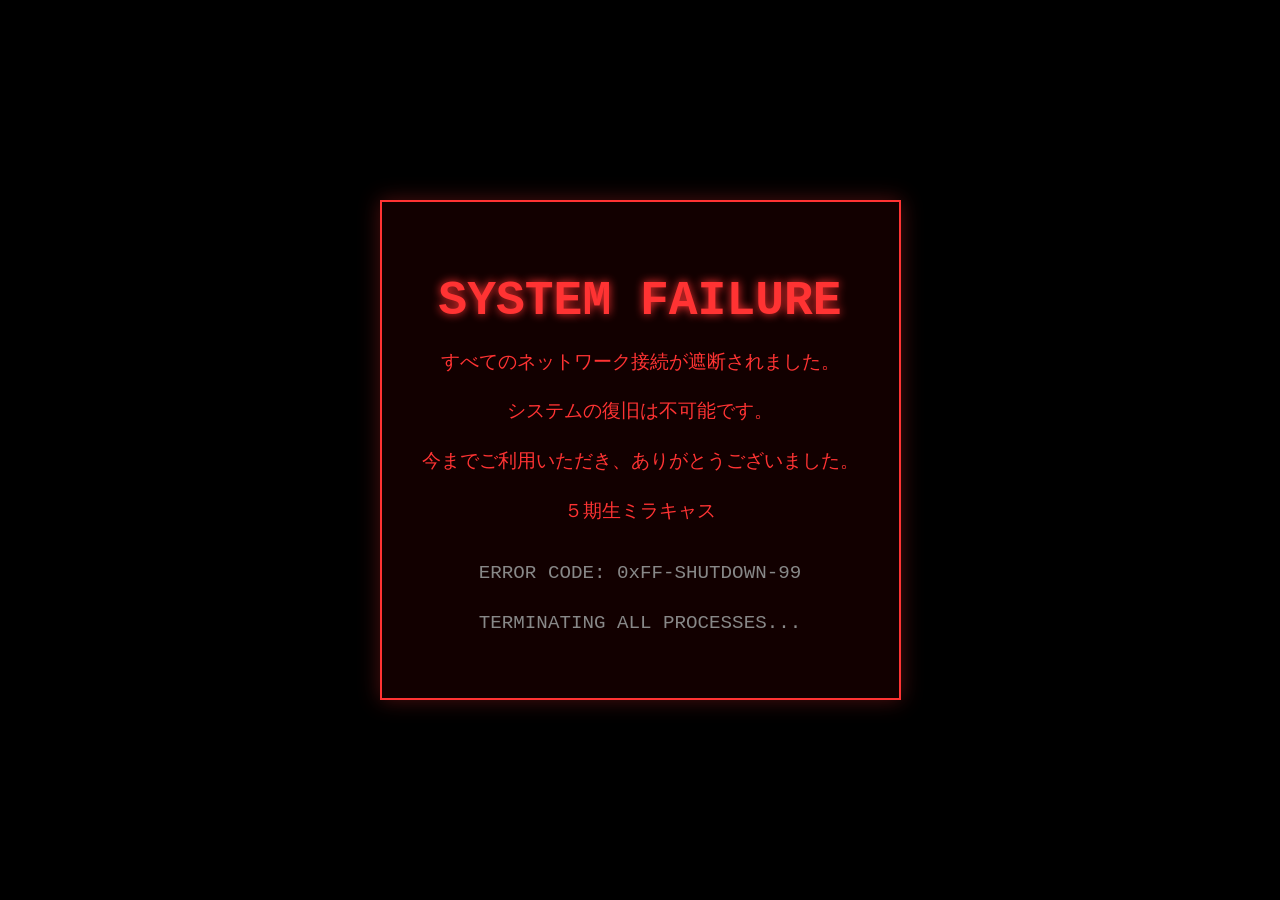
<file: index.html>
<!DOCTYPE html>
<html lang="ja">
<head>
    <meta charset="UTF-8">
    <meta name="viewport" content="width=device-width, initial-scale=1.0">
    <title>SYSTEM FAILURE</title>
    <style>
        body {
            background-color: #000;
            color: #ff3333;
            font-family: 'Courier New', Courier, monospace;
            display: flex;
            flex-direction: column;
            align-items: center;
            justify-content: center;
            height: 100vh;
            margin: 0;
            text-align: center;
            overflow: hidden;
        }

        .container {
            max-width: 600px;
            border: 2px solid #ff3333;
            padding: 40px;
            box-shadow: 0 0 20px rgba(255, 51, 51, 0.3);
            background-color: rgba(20, 0, 0, 0.9);
        }

        h1 {
            font-size: 3rem;
            margin-bottom: 10px;
            text-shadow: 0 0 10px #ff3333;
            animation: blink 1s infinite;
        }

        p {
            font-size: 1.2rem;
            line-height: 1.6;
        }

        .code {
            color: #888;
            margin-top: 30px;
            font-size: 0.9rem;
        }

        @keyframes blink {
            0%, 49% { opacity: 1; }
            50%, 100% { opacity: 0.2; }
        }
    </style>
</head>
<body>
    <div class="container">
        <h1>SYSTEM FAILURE</h1>
        <p>すべてのネットワーク接続が遮断されました。</p>
        <p>システムの復旧は不可能です。</p>
        <p>今までご利用いただき、ありがとうございました。</p>
        <p>５期生ミラキャス</p>
        
        <div class="code">
            <p>ERROR CODE: 0xFF-SHUTDOWN-99</p>
            <p>TERMINATING ALL PROCESSES...</p>
        </div>
    </div>
</body>
</html>
<!--<!DOCTYPE html>
<html lang="ja">
<head>
<meta charset="UTF-8">
<title>ログイン</title>
<link rel="stylesheet" href="style.css">
<link rel="stylesheet" href="index.css">
<link rel="stylesheet" href="mobile.css">
<link rel="icon" href="icons/Tokyo_AIfavicon.png" type="image/x-icon">
</head>
<body class="login-page">

<div class="login-box">

  <img src="icons/Tokyo_AI.png" class="login-logo">

  <h1>OC運営システム</h1>

    <button id="googleLogin" class="google-btn">
        Googleでログイン
    </button>
    <br><br>
    <button id="form" class="form-btn">
        フィードバックはこちら
    </button>
    <div id="error" class="error"></div>
</div>

<script type="module" src="auth.js"></script>

<script type="module">
import { auth, db } from "./firebase.js";
import { onAuthStateChanged }
from "https://www.gstatic.com/firebasejs/10.8.1/firebase-auth.js";

import {
  addDoc,
  collection,
  serverTimestamp
} from "https://www.gstatic.com/firebasejs/10.8.1/firebase-firestore.js";

onAuthStateChanged(auth, async (user)=>{

  if(!user) return;

  localStorage.setItem("loginTime",Date.now());

  try{
    await addDoc(collection(db,"loginLogs"),{
      email: user.email,
      loginTime: serverTimestamp()
    });
  }catch(e){
    console.log("ログインログ保存失敗:", e);
  }

  location.href = "home.html";
  
});
</script>
<footer class="site-footer">
  <p>© 2026 OC運営システム. All Rights Reserved.</p>
  <p>運営グループ名：27卒ミラキャス | 住所：東京都文京区湯島2-12-2 | 問い合わせ：tokyo.ai.it.miracas@gmail.com</p>
  <p>このサイトはGoogleのOAuth 2.0を使用してユーザー認証を行っています。<br>ユーザーデータは安全に管理され、第三者と共有されることはありません。</p>
</footer>
</body>
</html>-->
</file>
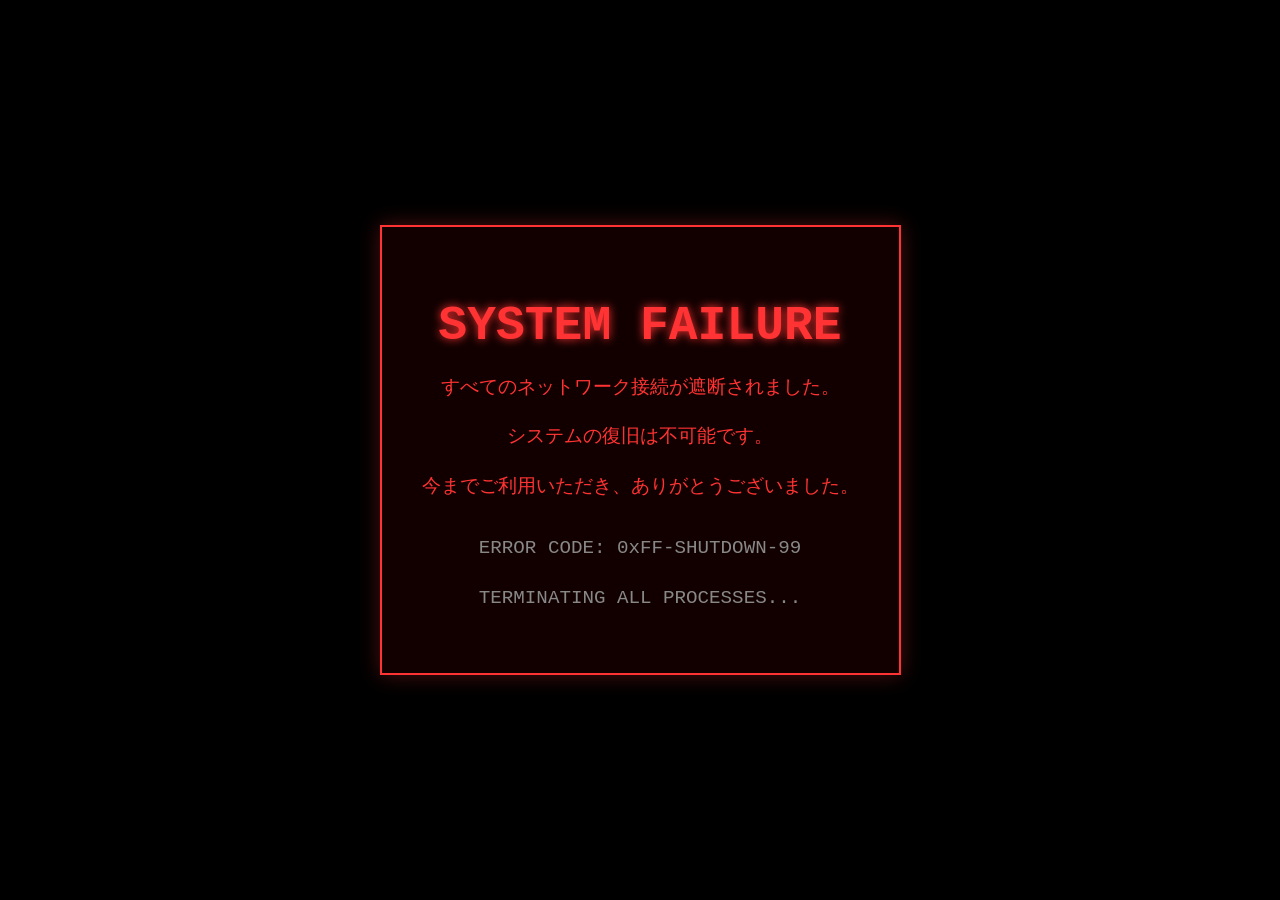
<file: finish.html>
<!DOCTYPE html>
<html lang="ja">
<head>
    <meta charset="UTF-8">
    <meta name="viewport" content="width=device-width, initial-scale=1.0">
    <title>SYSTEM FAILURE</title>
    <style>
        body {
            background-color: #000;
            color: #ff3333;
            font-family: 'Courier New', Courier, monospace;
            display: flex;
            flex-direction: column;
            align-items: center;
            justify-content: center;
            height: 100vh;
            margin: 0;
            text-align: center;
            overflow: hidden;
        }

        .container {
            max-width: 600px;
            border: 2px solid #ff3333;
            padding: 40px;
            box-shadow: 0 0 20px rgba(255, 51, 51, 0.3);
            background-color: rgba(20, 0, 0, 0.9);
        }

        h1 {
            font-size: 3rem;
            margin-bottom: 10px;
            text-shadow: 0 0 10px #ff3333;
            animation: blink 1s infinite;
        }

        p {
            font-size: 1.2rem;
            line-height: 1.6;
        }

        .code {
            color: #888;
            margin-top: 30px;
            font-size: 0.9rem;
        }

        @keyframes blink {
            0%, 49% { opacity: 1; }
            50%, 100% { opacity: 0.2; }
        }
    </style>
</head>
<body>
    <div class="container">
        <h1>SYSTEM FAILURE</h1>
        <p>すべてのネットワーク接続が遮断されました。</p>
        <p>システムの復旧は不可能です。</p>
        <p>今までご利用いただき、ありがとうございました。</p>
        
        <div class="code">
            <p>ERROR CODE: 0xFF-SHUTDOWN-99</p>
            <p>TERMINATING ALL PROCESSES...</p>
        </div>
    </div>
</body>
</html>
</file>
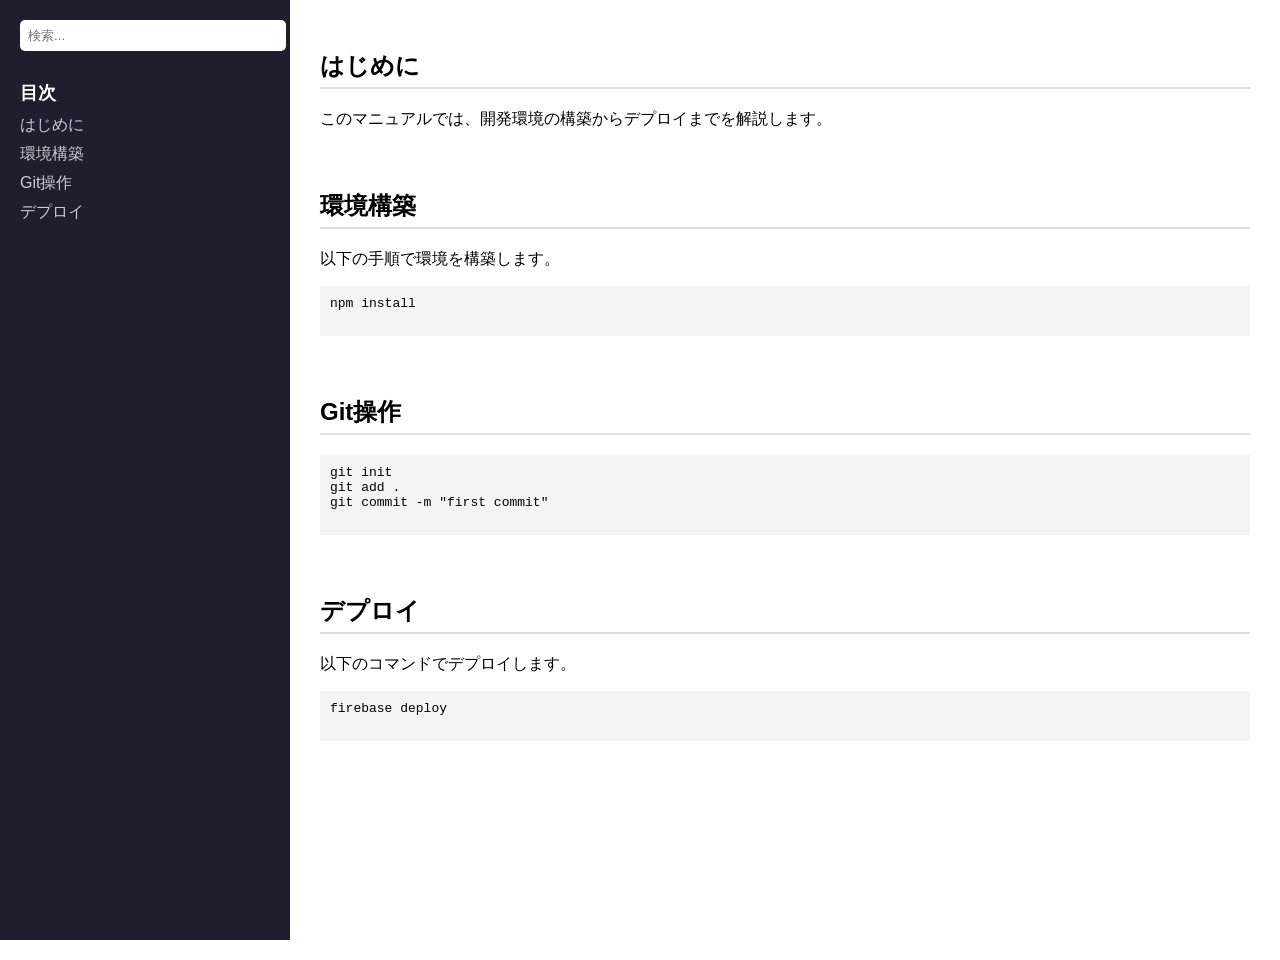
<file: manual.html>
<!DOCTYPE html>
<html lang="ja">
<head>
  <meta charset="UTF-8">
  <meta name="viewport" content="width=device-width, initial-scale=1.0">
  <title>Webマニュアル</title>
  <style>
    body {
      margin: 0;
      font-family: Arial, sans-serif;
      display: flex;
    }

    /* サイドバー */
    .sidebar {
      width: 250px;
      background: #1e1e2f;
      color: white;
      height: 100vh;
      overflow-y: auto;
      padding: 20px;
    }

    .sidebar h2 {
      font-size: 18px;
      margin-bottom: 10px;
    }

    .sidebar a {
      display: block;
      color: #ccc;
      text-decoration: none;
      margin: 8px 0;
    }

    .sidebar a:hover {
      color: white;
    }

    /* メイン */
    .content {
      flex: 1;
      padding: 30px;
      overflow-y: auto;
      height: 100vh;
    }

    section {
      margin-bottom: 60px;
    }

    h1 {
      border-bottom: 2px solid #ddd;
      padding-bottom: 5px;
    }

    pre {
      background: #f4f4f4;
      padding: 10px;
      overflow-x: auto;
    }

    .search-box {
      width: 100%;
      padding: 8px;
      margin-bottom: 15px;
      border: none;
      border-radius: 5px;
    }

  </style>
</head>
<body>

  <div class="sidebar">
    <input type="text" class="search-box" placeholder="検索..." onkeyup="searchMenu(this.value)">

    <h2>目次</h2>
    <a href="#intro">はじめに</a>
    <a href="#setup">環境構築</a>
    <a href="#git">Git操作</a>
    <a href="#deploy">デプロイ</a>
  </div>

  <div class="content">

    <section id="intro">
      <h1>はじめに</h1>
      <p>このマニュアルでは、開発環境の構築からデプロイまでを解説します。</p>
    </section>

    <section id="setup">
      <h1>環境構築</h1>
      <p>以下の手順で環境を構築します。</p>
      <pre>
npm install
      </pre>
    </section>

    <section id="git">
      <h1>Git操作</h1>
      <pre>
git init
git add .
git commit -m "first commit"
      </pre>
    </section>

    <section id="deploy">
      <h1>デプロイ</h1>
      <p>以下のコマンドでデプロイします。</p>
      <pre>
firebase deploy
      </pre>
    </section>

  </div>

  <script>
    function searchMenu(keyword) {
      const links = document.querySelectorAll('.sidebar a');
      links.forEach(link => {
        if (link.textContent.includes(keyword)) {
          link.style.display = 'block';
        } else {
          link.style.display = 'none';
        }
      });
    }
  </script>

</body>
</html>
</file>
<file: style.css>
/* ===== 全体 ===== */
body{
    font-family:"Segoe UI","Noto Sans JP",sans-serif;
    background:#f4f6f9;
    margin:0;
}

/* コンテナ */
.container{
    width:95%;
    margin:20px auto;
    background:white;
    padding:20px;
    border-radius:10px;
    box-shadow:0 5px 15px rgba(0,0,0,0.1);
}

/* 検索ボックス */
input{
    width:300px;
    padding:8px;
    margin-bottom:10px;
}

/* ===== スクロール領域 ===== */
.table-wrapper{
    overflow:auto;
    max-height:70vh;
    border:1px solid #ddd;
}

/* ===== テーブル基本 ===== */
.visitor-table{
    border-collapse:separate;
    border-spacing:0;
    min-width:1800px;
    background:white;
}

th,td{
    padding:8px 12px;
    border:1px solid #ccc;
    white-space:nowrap;
    background:white;
    font-size:14px;
}

/* ===== ヘッダー固定 ===== */
.sticky-head{
    position:sticky;
    top:0;
    background:#eef1f4;
    z-index:4;
}

/* ===== 左固定列 ===== */
.sticky-col{
    position:sticky;
    background:white;
    z-index:3;
}

/* ヘッダーと固定列の重なり */
th.sticky-col.sticky-head{
    z-index:6;
    background:#e4e8ed;
}

/* ===== 固定列の幅（ズレ防止） ===== */
/* 1列目：番号 */
.visitor-table th:nth-child(1),
.visitor-table td:nth-child(1){
    width:80px;
    min-width:80px;
    max-width:80px;
    left:0;
}

/* 2列目：体験場所 */
.visitor-table th:nth-child(2),
.visitor-table td:nth-child(2){
    width:120px;
    min-width:120px;
    max-width:120px;
    left:80px;
}

/* 3列目：名前 */
.visitor-table th:nth-child(3),
.visitor-table td:nth-child(3){
    width:150px;
    min-width:150px;
    max-width:150px;
    left:200px;
}

/* 4列目：よみがな */
.visitor-table th:nth-child(4),
.visitor-table td:nth-child(4){
    width:180px;
    min-width:180px;
    max-width:180px;
    left:350px;
}

/* 5列目：よみがな */
.visitor-table th:nth-child(5),
.visitor-table td:nth-child(5){
    width:210px;
    min-width:210px;
    max-width:210px;
    left:500px;
}

/* ===== その他列（見やすさ調整） ===== */
.visitor-table th:nth-child(n+6),
.visitor-table td:nth-child(n+6){
    min-width:140px;
}

/* ===== 行ホバー ===== */
tbody tr:hover td{
    background:#f7fbff;
}

/* ===== ボタン ===== */
button{
    padding:6px 10px;
    border:none;
    border-radius:6px;
    background:#2b7cff;
    color:white;
    cursor:pointer;
    font-weight: bold;
}

button:hover{
    background:#1f5fd1;
}

/* 削除ボタン */
button.delete{
    background:#e55353;
}

button.delete:hover{
    background:#c0392b;
}

/* ===== スクロールバー少し見やすく ===== */
.table-wrapper::-webkit-scrollbar{
    height:10px;
    width:10px;
}

.table-wrapper::-webkit-scrollbar-thumb{
    background:#cfd6dd;
    border-radius:10px;
}

.table-wrapper::-webkit-scrollbar-thumb:hover{
    background:#aeb6bf;
}

/* ===== レイアウト ===== */
.topbar{
    height:60px;
    background:#2c3e50;
    color:white;
    display:flex;
    align-items:center;
    justify-content:space-between;
    padding:0 20px;
    position:fixed;
    top:0;
    left:0;
    right:0;
    z-index:1000;
}

/* チャット */
.chat-box{
    background:white;
    border-radius:10px;
    box-shadow:0 4px 12px rgba(0,0,0,0.1);
    height:45%;
    display:flex;
    flex-direction:column;
    width:965px;
    max-height:410px;
}

.chat-log{
    flex:1;
    padding:10px;
    overflow-y:auto;
}

.chat-input{
    display:flex;
    border-top:1px solid #ddd;
}

.chat-input input{
    flex:1;
    padding:10px;
    border:none;
}

/* ショートカット */
.shortcut{
    margin-top:20px;
}

/* ショートカット全体 */
.shortcut{
    margin-top:25px;
    display:flex;
    gap:20px;
}

/* カードボタン */
.shortcut .card{
    width:230px;
    height:140px;
    background:white;
    border-radius:14px;
    text-decoration:none;
    color:#333;

    display:flex;
    flex-direction:column;
    align-items:center;
    justify-content:center;

    box-shadow:0 6px 18px rgba(0,0,0,0.12);
    transition:0.25s;
}

/* アイコン */
.shortcut .card img{
    width:70px;
    height:70px;
    margin-bottom:8px;
}

/* 文字 */
.shortcut .card span{
    font-size:17px;
    font-weight:600;
}

/* ホバー */
.shortcut .card:hover{
    transform:translateY(-5px);
    box-shadow:0 10px 25px rgba(0,0,0,0.18);
    background:#f2f7ff;
}

/* 押したとき */
.shortcut .card:active{
    transform:scale(0.97);
}

#digitalClock{
    font-size:28px;
    margin-top:15px;
}

/* ===== レイアウト全体 ===== */
.layout{
    display:flex;
    margin-top:60px;   /* ← header分 */
    min-height:calc(100vh - 60px);
}

/* ===== 固定サイドバー ===== */
.sidebar{
    position:fixed;
    top:60px;
    left:0;
    width:70px;
    height:calc(100vh - 60px);
}

.sidebar a{
    font-size:22px;
    color:white;
    text-decoration:none;
    margin:20px 0;
    transition:0.2s;
}

.sidebar a:hover{
    transform:scale(1.2);
}

/* メインと時計を右にずらす */
.main{
    flex:1;
    padding:20px;
    transition:0.3s;
    position: relative;
}

.clock-area{
    width:260px;
    padding:20px;
}

.clock-panel{
    margin-left:70px;
}

.sidebar a{
    width:40px;
    height:40px;
    margin:18px 0;
    display:flex;
    align-items:center;
    justify-content:center;
    border-radius:12px;
    transition:0.2s;
}

/* 画像サイズ固定 */
.sidebar a img{
    width:36px;
    height:36px;
    object-fit:contain;
    pointer-events:none;
}

/* ホバー効果 */
.sidebar a:hover{
    background:#3b5166;
    transform:scale(1.1);
}

/* 押した時 */
.sidebar a:active{
    transform:scale(0.95);
}

.chat-layout{
    display:flex;
    height:calc(100vh - 60px);
    position:relative;
    z-index:10;   /* ← 追加 */
}


/* 左ユーザー設定 */
.user-panel{
    width:260px;
    background:#ffffff;
    padding:15px;
    border-right:1px solid #ddd;
}

.user-buttons{
    display:grid;
    grid-template-columns:1fr 1fr;
    gap:8px;
    margin-bottom:15px;
}

.user-buttons button{
    padding:10px;
    border:none;
    background:#e9f0ff;
    border-radius:8px;
    cursor:pointer;
}

.user-buttons button.active{
    background:#4a90e2;
    color:white;
}

.other{
    display:flex;
    gap:5px;
    margin-bottom:10px;
}

.current{
    font-weight:bold;
    font-size:25px
}

/* チャット */
.chat-panel{
    flex:1;
    display:flex;
    flex-direction:column;
}

.chat-log{
    flex:1;
    padding:15px;
    overflow-y:auto;
}

.msg{
    margin-bottom:10px;
}

.msg .name{
    font-weight:bold;
    color:#4a90e2;
}

.menu-toggle{
    font-size:24px;
    margin-right:15px;
    background:none;
    border:none;
    color:white;
    cursor:pointer;
}

.sidebar{
    position:fixed;
    top:60px;
    left:0;
    width:70px;
    height:calc(100vh - 60px);
    background:#2c3e50;
    display:flex;
    flex-direction:column;
    align-items:center;
    padding-top:20px;
    transition:0.25s;
    z-index:100;
}

/* 閉じた状態 */
.sidebar.close{
    width:0;
    overflow:hidden;
}

.page{
    margin-top:60px;
    position:relative;
    z-index:5;  /* ← 追加 */
}


/* サイドバー表示時 */
.page.shift{
    margin-left:70px;
}
.page2.shift{
    margin-left:80px;
}

/* 非表示時 */
.page.full{
    margin-left:0;
}

.chat-title{
    padding:10px 15px;
    font-weight:bold;
    border-bottom:1px solid #ddd;
    background:#f7f9fc;
}

.chat-log{
    height:100%;
    padding:10px;
    overflow-y:auto;
    font-size:25px;
}

/* メッセージ表示 */
.chat-item{
    padding:6px 8px;
    margin-bottom:6px;
    border-radius:6px;
    background:#eef4ff;
}

.chat-item .name{
    font-weight:bold;
    color:#2b7cff;
    margin-right:8px;
}

.chat-item .time{
    float:right;
    font-size:11px;
    color:#888;
}

.logout-btn{
    width:100%;
    padding:12px;
    background: #ff3741;
}

.logout-btn:hover{
    background:#ffecec;
    color:#d60000;
}

/* ===== プロフィール ===== */
.profile-btn{
    width:42px;
    height:42px;
    border-radius:50%;
    border:none;
    overflow:hidden;
    background:#fff;
    cursor:pointer;
    box-shadow:0 2px 8px rgba(0,0,0,0.2);
}

.profile-btn img{
    width:100%;
    height:100%;
    object-fit:cover;
}

/* ドロップダウン */
.profile-menu{
    position:absolute;
    right:0;
    top:55px;
    width:250px;
    background:white;
    border-radius:10px;
    box-shadow:0 8px 25px rgba(0,0,0,0.2);
    display:none;
    overflow:hidden;
    z-index:20000;
    color:#000000
}

.profile-menu.show{
    display:block;
}

.profile-name{
    padding:12px;
    font-weight:bold;
    background:#f0ffad;
}

.topbar{
    height:60px;
    background:#2c3e50;
    color:white;
    display:flex;
    align-items:center;
    justify-content:space-between;
    padding:0 20px;

    position:fixed;   /* ← 統一 */
    top:0;
    left:0;
    right:0;
    z-index:1000;
}

.topbar-left{
    display:flex;
    align-items:center;
    gap:15px;
}

.topbar h1{
    margin:0;
    font-size:20px;
}

.profile{
    position:relative;  /* ← absoluteやめる */
}

/* ===== ヘッダー ===== */
.topbar{
    height:60px;
    background:#2c3e50;
    color:white;
    display:flex;
    align-items:center;
    justify-content:space-between;
    padding:0 20px;

    position:fixed;
    top:0;
    left:0;
    right:0;
    z-index:1000;
}

.topbar-left{
    display:flex;
    align-items:center;
    gap:15px;
}

.topbar h1{
    margin:0;
    font-size:20px;
}

.menu-toggle{
    font-size:24px;
    background:none;
    border:none;
    color:white;
    cursor:pointer;
}

/* ===== サイドバー ===== */
.sidebar{
    position:fixed;
    top:60px;
    left:0;
    width:70px;
    height:calc(100vh - 60px);
    background:#2c3e50;
    display:flex;
    flex-direction:column;
    align-items:center;
    padding-top:20px;
    z-index:50;
}

.sidebar.close{
    width:0;
    overflow:hidden;
}

.sidebar a{
    width:40px;
    height:40px;
    margin:18px 0;
    display:flex;
    align-items:center;
    justify-content:center;
    border-radius:12px;
}

.sidebar a img{
    width:36px;
    height:36px;
}

/* ===== ページ全体 ===== */
.page{
    margin-top:60px;
    margin-left:70px;
    transition:0.3s;
}

.page.full{
    margin-left:0;
}

/* ===== chatレイアウト ===== */
.chat-layout{
    display:flex;
    height:calc(100vh - 60px);
}

.user-panel{
    width:260px;
    background:#fff;
    padding:15px;
    border-right:1px solid #ddd;
}

.user-buttons{
    display:grid;
    grid-template-columns:1fr 1fr;
    gap:8px;
    margin-bottom:15px;
}

.user-buttons button{
    padding:10px;
    border:none;
    background:#e9f0ff;
    border-radius:8px;
    cursor:pointer;
}

.user-buttons button.active{
    background:#4a90e2;
    color:white;
}

.chat-panel{
    flex:1;
    display:flex;
    flex-direction:column;
}

.chat-log{
    flex:1;
    padding:15px;
    overflow-y:auto;
}

.chat-input{
    display:flex;
    border-top:1px solid #ddd;
}

.chat-input input{
    flex:1;
    padding:10px;
    border:none;
}

/* ===== プロフィール ===== */
.profile{
    position:relative;
}

.profile-btn{
    width:42px;
    height:42px;
    border-radius:50%;
    border:none;
    background:#fff;
    cursor:pointer;
}

.profile-menu{
    position:absolute;
    right:0;
    top:55px;
    width:250px;
    background:white;
    border-radius:10px;
    box-shadow:0 8px 25px rgba(0,0,0,0.2);
    display:none;
    z-index:2000;
}

.profile-menu.show{
    display:block;
}


/* ===== ヘッダー ===== */
.topbar{
    height:60px;
    background:#2c3e50;
    color:white;
    display:flex;
    align-items:center;
    justify-content:space-between;
    padding:0 20px;
    position:fixed;
    top:0;
    left:0;
    right:0;
    z-index:1000;
}

.topbar-left{
    display:flex;
    align-items:center;
    gap:15px;
}

.topbar h1{
    margin:0;
    font-size:35px;
}

.menu-toggle{
    font-size:24px;
    background:none;
    border:none;
    color:white;
    cursor:pointer;
}

/* ===== サイドバー ===== */
.sidebar{
    position:fixed;
    top:60px;
    left:0;
    width:70px;
    height:calc(100vh - 60px);
    background:#2c3e50;
    display:flex;
    flex-direction:column;
    align-items:center;
    padding-top:20px;
    z-index:500;   /* ← ヘッダーより下 */
}

.sidebar.close{
    width:0;
    overflow:hidden;
}

.sidebar a{
    width:40px;
    height:40px;
    margin:18px 0;
    display:flex;
    align-items:center;
    justify-content:center;
    border-radius:12px;
}

.sidebar a img{
    width:36px;
    height:36px;
}

/* ===== ページ全体 ===== */
.page{
    margin-top:60px;
    margin-left:70px;
    transition:0.3s;
}

.page.full{
    margin-left:0;
}

/* ===== chatレイアウト ===== */
.chat-layout{
    display:flex;
    height:calc(100vh - 60px);
}

.user-panel{
    width:260px;
    background:#fff;
    padding:15px;
    border-right:1px solid #ddd;
}

.chat-panel{
    flex:1;
    display:flex;
    flex-direction:column;
}

.chat-log{
    flex:1;
    padding:15px;
    overflow-y:auto;
}

.chat-input{
    display:flex;
    border-top:1px solid #ddd;
}

.chat-input input{
    flex:1;
    padding:10px;
    border:none;
    height:57%;
}

.chat-input button{
    width:100px;
    height:45px;
    margin-top:-9px;
    right:2px;
    position:absolute;
}

/* ===== プロフィール ===== */
.profile{
    position:relative;
}

.profile-btn{
    width:42px;
    height:42px;
    border-radius:50%;
    border:none;
    background:#c6fb65;
    cursor:pointer;
}

.profile-menu{
    position:absolute;
    right:0;
    top:55px;
    width:250px;
    background:white;
    border-radius:10px;
    box-shadow:0 8px 25px rgba(0,0,0,0.2);
    display:none;
    z-index:2000;
}

.profile-menu.show{
    display:block;
}

.main{
    margin-left:70px;   /* ← 超重要 */
}

.sheet-frame{
    margin-top:20px;
}

.sheet-frame iframe{
    width:100%;
    height:70vh;
    border:none;
    border-radius:10px;
    background:white;
}

/* ===== ヘッダー右上 時計 ===== */
.header-clock{
    color:white;
    font-size:14px;
    margin-right:15px;
    white-space:nowrap;
    font-weight:bold;
}

.topbar-right{
    display:flex;
    align-items:center;
    gap:15px;
}

.header-clock{
    color:rgb(0, 234, 255);
    font-size:20px;
    font-weight:bold;
    white-space:nowrap;
}

.arrangement-container {
    display: flex;
    gap: 40px;
    padding: 20px;
}

.staff-area {
    width: 250px;
}

.staff-list {
    display: flex;
    flex-direction: column;
    gap: 10px;
}

.staff-card {
    background: #3498db;
    color: white;
    padding: 10px;
    border-radius: 8px;
    cursor: grab;
    text-align: center;
}

.class-area {
    display: grid;
    grid-template-columns: repeat(2, 280px);
    gap: 20px;
}

.class-box {
    min-height: 120px;
    border: 2px dashed #ccc;
    border-radius: 10px;
    padding: 10px;
    font-weight: bold;
}



.team-selector {
    margin: 20px 0;
}

#teamResult {
    margin-top: 20px;
    padding: 10px;
    border: 1px solid #ccc;
    border-radius: 10px;
}
.member {
    padding: 6px;
    background: #3498db;
    color: white;
    margin: 5px 0;
    border-radius: 6px;
}

.team-selector {
    margin: 20px 0;
}

#teamResult {
    margin-top: 20px;
    padding: 10px;
    border: 1px solid #ccc;
    border-radius: 10px;
}

.team-title {
    font-weight: bold;
    margin-top: 15px;
}

.member {
    padding: 6px;
    background: #3498db;
    color: white;
    margin: 5px 0;
    border-radius: 6px;
}

.arrangement-wrapper {
    display: flex;
    gap: 40px;
    padding: 30px;
}

.left-panel {
    width: 280px;
}

.right-panel {
    flex: 1;
    display: flex;
    justify-content: center;
    align-items: flex-start;
}

.room-box {
    width: 500px;
    height: 300px;
    background: #1f5f75;
    border: 3px solid #0f3d4d;
    border-radius: 6px;
    position: relative;
}

.room-title {
    position: absolute;
    top: 10px;
    left: 50%;
    transform: translateX(-50%);
    color: white;
    font-size: 26px;
    font-weight: bold;
}

.member-list {
    margin-top: 20px;
}

.member-item {
    margin: 6px 0;
    font-size: 18px;
}

.other-btn {
    margin-top: 20px;
    padding: 8px 16px;
    background: #1f5f75;
    color: white;
    border: none;
    border-radius: 6px;
    cursor: pointer;
}

.left-panel label {
    display: flex;
    align-items: center;
    gap: 8px;
    margin: 8px 0;
    cursor: pointer;
}

.left-panel input[type="checkbox"] {
    width: 18px;
    height: 18px;
}

.arrangement-wrapper {
    display: flex;
    gap: 40px;
    padding: 30px;
}

.left-panel {
    width: 280px;
    overflow-y: auto;
}

.left-panel label {
    display: flex;
    align-items: center;
    gap: 8px;
    margin: 8px 0;
    cursor: pointer;
}

.left-panel input[type="checkbox"] {
    width: 18px;
    height: 18px;
}

.member-list {
    margin-top: 20px;
    min-height: 100px;
    border: 1px solid #ccc;
    border-radius: 10px;
    padding: 10px;
}

.member {
    padding: 8px;
    background: #3498db;
    color: white;
    margin: 6px 0;
    border-radius: 6px;
    cursor: grab;
}

.other-btn {
    margin-top: 20px;
    padding: 8px 16px;
    background: #1f5f75;
    color: white;
    border: none;
    border-radius: 6px;
}

.class-box {
    min-height: 0%;
    width: 270px;
    border: 2px dashed #aaa;
    border-radius: 1px;
    padding: 5px;
    font-weight: bold;

    display: grid;
    grid-template-columns: repeat(2, 1fr);
    gap: 8px;
    align-content: start;

    font-size:120%;
}

.room-title {
    grid-column: 1 / span 2;
    font-weight: bold;
    margin-bottom: 6px;
}

/* 背景 */
.modal-overlay {
  position: fixed;
  inset: 0;
  background: rgba(0,0,0,0.5);
  display: none;              /* 初期は非表示 */
  align-items: center;
  justify-content: center;
  z-index: 9999;
}

/* 表示状態 */
.modal-overlay.show {
  display: flex;
}

/* モーダル本体 */
.modal {
  background: white;
  width: 400px;
  border-radius: 10px;
  padding: 20px;
  animation: fadeIn 0.2s ease;
}

/* ヘッダー */
.modal-header {
  display: flex;
  justify-content: space-between;
  align-items: center;
}

/* 閉じるボタン */
.close-btn {
  background: none;
  border: none;
  font-size: 20px;
  cursor: pointer;
}

/* アニメーション */
@keyframes fadeIn {
  from { transform: scale(0.9); opacity: 0; }
  to   { transform: scale(1); opacity: 1; }
}

/* 背景ぼかし */
.modal-overlay {
  position: fixed;
  inset: 0;
  background: rgba(255,255,255,0.75);
  backdrop-filter: blur(6px);
  display: none;
  align-items: center;
  justify-content: center;
  z-index: 9999;
}

.modal-overlay.show {
  display: flex;
}

/* 本体 */
.notice-modal {
  width: 80%;
  max-width: 900px;
  background: white;
  padding: 50px;
  border-radius: 6px;
  position: relative;

  transform: scale(0.9);
  opacity: 0;
  transition: all 0.25s ease;
}

.modal-overlay.show .notice-modal {
  transform: scale(1);
  opacity: 1;
}

/* タイトル */
.notice-header {
  display: flex;
  justify-content: space-between;
  align-items: center;
}

.notice-header h2 {
  font-size: 48px;
  font-weight: 300;
  margin: 0;
}

.notice-pen {
  font-size: 28px;
}

/* 入力エリア */
#noticeInput {
  width: 93%;
  height: 350px;
  margin-top: 30px;

  font-size: 22px;
  padding: 20px;

  border: 2px dashed #ccc;
  border-radius: 4px;

  resize: none;
  outline: none;
}

#noticeInput:focus {
  border-color: #2b7cff;
}

/* ボタン */
.notice-actions {
  margin-top: 25px;
  text-align: right;
}

.save-btn {
  padding: 10px 20px;
  font-size: 18px;
  background: #2b7cff;
  color: white;
  border: none;
  border-radius: 6px;
  cursor: pointer;
}

.save-btn:hover {
  background: #1f5fd1;
}

.modal-overlay {
  display: none;
}

.modal-overlay.show {
  display: flex;
}

.notice-header {
  display: flex;
  justify-content: space-between;
  align-items: center;
}

.notice-pen {
  width: 40px;
  cursor: pointer;
  transition: transform 0.2s ease, opacity 0.2s ease;
}

.notice-pen:hover {
  transform: rotate(-10deg) scale(1.1);
  opacity: 0.8;
}

.notice-section {
  background: white;
  padding: 40px;
  border-radius: 12px;
  box-shadow: 0 5px 15px rgba(0,0,0,0.08);
  margin-bottom: 40px;
}

.notice-header {
  display: flex;
  justify-content: space-between;
  align-items: center;
}

.notice-header h2 {
  font-size: 36px;
  font-weight: 400;
  margin: 0;
}

.notice-pen {
  width: 35px;
  cursor: pointer;
  transition: transform 0.2s ease;
}

.notice-pen:hover {
  transform: rotate(-10deg) scale(1.1);
}

.notice-preview {
  margin-top: 30px;
  font-size: 20px;
  white-space: pre-wrap;
  min-height: 200px;
}

.notice-editor {
  width: 93%;
  min-height: 250px;
  margin-top: 30px;
  padding: 20px;
  font-size: 20px;
  border: 2px dashed #ccc;
  border-radius: 6px;
  resize: none;
}

.notice-overlay {
  position: fixed;
  inset: 0;
  background: rgba(0,0,0,0.5);
  display: none;
  align-items: center;
  justify-content: center;
  z-index: 9999;
}

.notice-overlay.show {
  display: flex;
}

.notice-popup {
  width: 80%;
  max-width: 900px;
  background: white;
  padding: 50px;
  border-radius: 12px;
  transform: scale(0.9);
  opacity: 0;
  transition: all 0.25s ease;
}

.notice-overlay.show .notice-popup {
  transform: scale(1);
  opacity: 1;
}

.notice-meta{
  font-size:13px;
  color:#666;
  margin-top:5px;
}

.notice-header{
  display:flex;
  justify-content:space-between;
  align-items:flex-start;
}

@media (min-width: 1000px){
    .user-toggle-header{
        display:none;
    }
}

.name.system{
  color:red;
  font-weight:bold;
}

.sheet-info{
  margin-top:10px;
  text-align:center;
  font-size:14px;
}

#infoQuantitative{
  font-weight:bold;
}

#infoQualitative{
  color:#666;
}

.sheet-card{
  margin-top:15px;
  padding:14px;
  background:#ffffff;
  border-radius:12px;
  box-shadow:0 4px 10px rgba(0,0,0,0.08);
  width:240px;
  max-height:200px;
}

.sheet-row{
  display:flex;
  justify-content:space-between;
  margin-bottom:8px;
}

.sheet-row2{
  display:none;
}

.sheet-label{
  font-weight:bold;
  font-size:15px;
  color:#666;
  width:50px;
}

.sheet-value{
  font-weight:bold;
  color:#222;
  font-size:12px;
  max-height:33.6px;
  max-width:200px;
}

.sheet-edit{
  width:100%;
  margin-top:10px;
  padding:6px;
  border:none;
  border-radius:6px;
  background:#2c5364;
  color:white;
  cursor:pointer;
}

.sheet-edit:hover{
  background:#203a43;
}

.oc-frame{
  width:125%;
  min-height:610px;
}

/* カード */
.shortcut{

  display:flex;
  gap:15px;

}

/* 振り返り */
.review-boxpc{
  font-size:13px;
  position:absolute;
  left:1000px;
  width:420px;
  background:white;
  border-radius:14px;
  padding:16px;
  box-shadow:0 4px 12px rgba(0,0,0,0.08);
  z-index:5;
  height:108px;
}

.review-titlepc{
  font-size:15px;
  font-weight:bold;
  margin-bottom:10px;
  margin-block:0px;
}

.reactions{
  margin-top:5px;
}

.reactionBtn{
  border:none;
  background:#eee;
  padding:3px 8px;
  margin-right:4px;
  border-radius:8px;
  cursor:pointer;
  color:black;
}


.reactionBtn:hover{
    background:#ddd;
}

.myReaction{
  background:#4a8cff;
  color:white;
}

.myReaction:hover{
  background:#4d81db;
}

.chat-input{
  display:flex;
  align-items:center;
  gap:8px;
  position:relative;
  top:4px;
}

.chat-input input{
  flex:1;
}

/* スタンプボタン */
.stamp-btn{
  font-size:22px;
  background:none;
  border:none;
  cursor:pointer;
  top:92.5%;
  position:absolute;
  z-index:10;
  right:100px;
}

/* ポップアップ */
.stamp-picker{
  position:absolute;
  bottom:60px;
  right:110px;

  display:none;

  background:white;
  padding:10px;
  border-radius:10px;
  box-shadow:0 5px 15px rgba(0,0,0,0.2);

  gap:8px;
  flex-wrap:wrap;
  width:260px;
  max-height:300px;
  overflow-y:auto;

  z-index:9999;
}

.stamp-picker.show{
  display:flex;
}

.stamp-btn:hover{
    background:#bcbcbc;
}

/* スタンプ一覧内の画像を小さく */
.stamp-picker img {
  width: 32px;   /* 好きなサイズに変更 */
  height: 32px;  /* 必要に応じて高さも調整 */
  margin: 2px;   /* 画像同士の隙間 */
  cursor: pointer;
}

.chat-stamp {
  width: 32px;    /* 横幅 */
  height: 32px;   /* 高さ */
  vertical-align: middle; /* テキストと並んでも中央揃え */
}

#scrollBottomBtn{
  position: fixed;
  right: 20px;
  bottom: 80px;

  width: 45px;
  height: 45px;

  border-radius: 50%;
  border: none;

  background:#30ff30;
  color: white;
  font-size: 20px;

  cursor: pointer;

  display: none; /* 最初は非表示 */

  box-shadow: 0 4px 10px rgba(0,0,0,0.2);
  transition: 0.2s;

  z-index:1000;
}

#scrollBottomBtn:hover{
  transform: scale(1.1);
  background:#3cd13c
}

.ai-textarea-wrap{
  position: relative;
  width: 100%;
}

.ai-textarea-wrap textarea{
  width: 100%;
  padding-right: 40px; /* ←ボタン分の余白 */
  box-sizing: border-box;
}

.ai-btn{
  position: absolute;
  right: 8px;
  top: 50%;
  transform: translateY(-50%);
  
  background: none;
  border: none;
  cursor: pointer;
  font-size: 18px;

  opacity: 0.7;
}

.ai-btn:hover{
  opacity: 1;
}

.msg {
  margin-bottom: 10px;
}

.msg-time {
  font-size: 11px;
  color: gray;
  text-align: right;
}

.sheet-embed,.sheet-style{
    display:flex;
    top:10px;
    position:relative;
    height:410px;
    width:154px;
    border-radius: 10px;
    max-width:170px;
}

#footer {
    display:none;
}
</file>
<file: index.css>
/* =========================
   全体設定
========================= */
* {
    margin: 0;
    padding: 0;
    box-sizing: border-box;
}

body.login-page {
    height: 100dvh;
    display: flex;
    justify-content: center;
    align-items: center;

    font-family: "Segoe UI", "Hiragino Kaku Gothic ProN", sans-serif;

    /* 🔥 中央対称 白→青→白 */
    background: linear-gradient(
        90deg,
        #ffffff 0%,
        #e6f0ff 20%,
        #93acf5 50%,
        #e6f0ff 80%,
        #ffffff 100%
    );

    overflow: hidden;
}

/* =========================
   ログインボックス
========================= */
.login-box {
    background: rgba(255, 255, 255, 0.9);
    padding: 50px 40px;
    border-radius: 18px;

    width: 340px;
    text-align: center;

    box-shadow: 0 20px 45px rgba(0,0,0,0.15);
    animation: fadeIn 0.8s ease;

    z-index:1500;
}

/* タイトル */
.login-box h1 {
    font-size: 22px;
    margin-bottom: 40px;
    letter-spacing: 1px;
    color: #2c3e50;
}

/* =========================
   Googleボタン
========================= */
.google-btn {
    width: 100%;
    padding: 12px;
    border-radius: 10px;
    border: none;

    background: #4e73df;
    color: white;
    font-size: 15px;
    font-weight: bold;

    cursor: pointer;
    transition: all 0.25s ease;
}

.google-btn:hover {
    background: #2e59d9;
    transform: translateY(-3px);
    box-shadow: 0 8px 20px rgba(0,0,0,0.15);
}

.google-btn:active {
    transform: scale(0.98);
}

/* =========================
   エラー表示
========================= */
.error {
    margin-top: 20px;
    color: #d9534f;
    font-size: 14px;
}

/* =========================
   アニメーション
========================= */
@keyframes fadeIn {
    from {
        opacity: 0;
        transform: translateY(20px);
    }
    to {
        opacity: 1;
        transform: translateY(0);
    }
}

/* ロゴ画像 */
.login-logo {
    width: 90px;
    margin-bottom: 20px;
}

.site-footer {
  width: 100%;             /* 横幅いっぱいに広げる */
  text-align: center;       /* 文字を中央寄せ */
  font-size: 0.8rem;
  color: #888;
  padding: 20px 10px;
  border-top: 1px solid #ccc;
  position: fixed;          /* 常に画面下に表示 */
  bottom: 0;                /* 下端に固定 */
  left: 0;                  /* 左端から開始 */
  background-color: #e3e3e374;   /* 背景色をつけると重なる要素でも見える */
  box-shadow: 0 -1px 5px rgba(0,0,0,0.1); /* 軽い影で浮いた感じ */
  z-index: 1000;            /* 他の要素より上に表示 */
}

/* =========================
   Googleボタン
========================= */
.form-btn {
    width: 100%;
    padding: 12px;
    border-radius: 10px;
    border: none;

    background: #a439fc;
    color: white;
    font-size: 15px;
    font-weight: bold;

    cursor: pointer;
    transition: all 0.25s ease;
}

.form-btn:hover {
    background: #8a2be2;
    transform: translateY(-3px);
    box-shadow: 0 8px 20px rgba(0,0,0,0.15);
}

.form-btn:active {
    transform: scale(0.98);
}
</file>
<file: mobile.css>
/* =====================================================
   📱 OC運営システム 完全スマホ最適化
   iPhoneベース設計
===================================================== */

@media (max-width: 1000px){

body:not(.captain-page){
    font-size:15px;
    zoom:1.8;
}

/* ===== ヘッダー ===== */
.topbar{
    height:55px;
    padding:0 12px;
}

.topbar h1{
    font-size:25px;
}

.header-clock{
    display:none;
}

/* ===== サイドバー → 下部ナビ化 ===== */
.sidebar{
    position:fixed;
    bottom:0;
    top:auto;
    width:100%;
    height:80px;
    flex-direction:row;
    justify-content:space-around;
    align-items:center;
    padding:0;
    background:#2c3e50;
    z-index:2000;
}

.sidebar a{
    margin:0;
    width:45px;
    height:45px;
}

.sidebar a img{
    width:35px;
    height:35px;
}

/* ===== ページ余白調整 ===== */
.page,
.main{
    margin-left:0 !important;
    margin-top:55px;
    margin-bottom:70px;
}

.menu-toggle{
    display:none;
}

/* ===== レイアウト縦化 ===== */
.layout,
.chat-layout,
.arrangement-wrapper{
    flex-direction:column;
}

/* =====================================================
   💬 チャット画面
===================================================== */

.user-panel{
    width:100%;
    border-right:none;
    border-bottom:1px solid #ddd;
    max-height:160px;
    overflow-y:auto;
    padding:10px;
}

.user-buttons{
    grid-template-columns:1fr 1fr;
    gap:6px;
}

.user-buttons button{
    padding:8px;
    font-size:13px;
}

.current{
    font-size:14px;
}

.chat-box{
    width:100%;
}

.chat-layout{
    display:flex;
    flex-direction:column;
    height:calc(100vh - 55px - 80px); 
    /* ヘッダー55px + 下ナビ80pxを引く */
}

.chat-panel{
    display:flex;
    flex-direction:column;
    flex:1;
    min-height:0;
}

.chat-log{
    flex:1;
    overflow-y:auto;
    padding:10px;
}

.chat-input{
    background:white;
    padding:10px;
    border-top:1px solid #ddd;
    width:100%;
}

.chat-input input{
    font-size:16px;
}

.chat-input button{
    width:80px;
    font-size:14px;
}

/* トグルヘッダー表示 */
.user-toggle-header{
    background:#2b7cff;
    color:white;
    padding:12px;
    text-align:center;
    font-weight:bold;
    border-radius:8px;
    margin-bottom:10px;
    cursor:pointer;
}

/* 折りたたみ初期状態 */
.user-panel-body{
    display:none;
}

/* 開いた時 */
.user-panel-body.open{
    display:block;
}

/* =====================================================
   🏠 ホーム
===================================================== */

.shortcut{
    flex-direction:column;
    gap:12px;
}

.shortcut .card{
    width:95%;
    height:90px;
    flex-direction:row;
    justify-content:flex-start;
    padding:10px 15px;
}

.shortcut .card img{
    width:40px;
    height:40px;
    margin-right:15px;
}

.clock-area{
    display:none;
}

/* =====================================================
   📄 座席表 / 当日名簿
===================================================== */

.data-source-box{
    display:none;
    flex-direction:column;
    gap:10px;
}

.data-source-box input{
    display:none;
}

.sheet-frame iframe{
    height:60vh;
}

/* テーブル横スクロール */
.table-wrapper{
    overflow-x:auto;
}

/* =====================================================
   👑 管理者画面
===================================================== */

.container{
    width:95%;
    padding:15px;
}

.setting-box{
    margin-bottom:20px;
}

.log-box{
    max-height:250px;
    font-size:13px;
}

/* =====================================================
   🏫 配置図
===================================================== */

.left-panel{
    width:100%;
    display:none;
}

.class-area{
    grid-template-columns:1fr 1fr;
    gap:10px;
}

.class-box{
    width:100%;
    font-size:14px;
    display: block;
}

/* =====================================================
   🪟 モーダル
===================================================== */

.notice-popup,
.notice-modal{
    width:95%;
    padding:20px;
}

.notice-header h2{
    font-size:22px;
}

.notice-preview{
    font-size:15px;
}

.notice-editor{
    font-size:15px;
}

/* =====================================================
   👤 プロフィールメニュー
===================================================== */

.profile-menu{
    right:10px;
    width:200px;
}

/* スクロールバー消す（iPhone用） */
::-webkit-scrollbar{
    display:none;
}

.class-area {
    display: block;
}

.oc-frame{
    width:100%;
}

.review-box{
  position:static;
  width:95%;
  margin-top:12px;

  background:white;
  border-radius:14px;
  padding:16px;
  box-shadow:0 4px 12px rgba(0,0,0,0.08);

  height:auto;
}

.review-title{
  font-size:15px;
  font-weight:bold;
  margin-bottom:10px;
  margin-block:0px;
}


.review-boxpc,.review-titlepc{
    display:none;
}

.stamp-btn{
  font-size:22px;
  background:none;
  border:none;
  cursor:pointer;
  top:95.5%;
  position:absolute;
  z-index:10;
  right:10%;
}
}

.stamp-picker{
  right:10%;
}

@media (min-width: 1000px){
    .review-box,.review-title{
    display:none;
}
}
</file>
